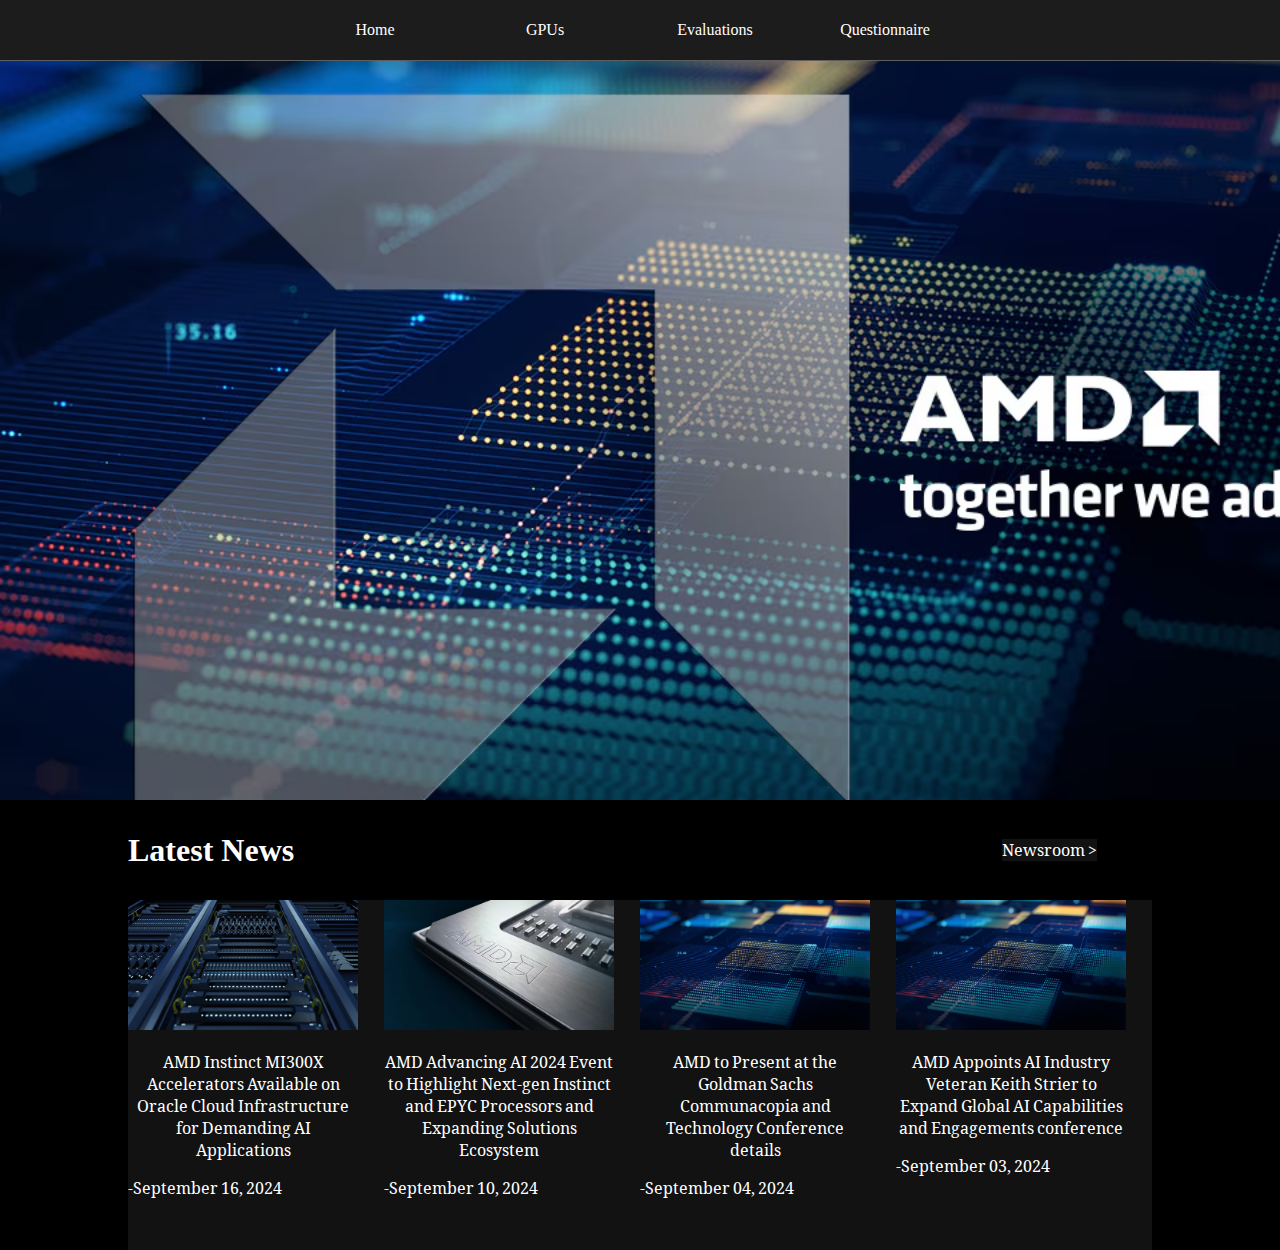
<file: index.html>
<!DOCTYPE html>
<html>
<head>
	<meta charset="utf-8">
	<meta name="viewport" content="width=device-width, initial-scale=1">
	<title>AMD Hardwares-homepage</title>
	<link rel='stylesheet' href='amd.css'>
	<link rel="preconnect" href="https://fonts.googleapis.com">
	<link rel="preconnect" href="https://fonts.gstatic.com" crossorigin>
	<link href="https://fonts.googleapis.com/css2?family=Noto+Serif+Old+Uyghur&display=swap" rel="stylesheet">
</head>


<body class='index-body'>
		<div class='navbar'>
			<a href='index.html'class='decoration'><div class='navbarbut'>Home</div></a>
			<a href='CSS testing website.html'class='decoration'><div class='navbarbut'>GPUs</div></a>
			<a href='Evaluations.html'class='decoration'><div class='navbarbut'>Evaluations</div></a>
			<a href='Questionnaire.html'class='decoration'><div class='navbarbut'>Questionnaire</div></a>
		</div>


<div class='index-empty'>
</div>


<div class='fatheruniversal'>
<div class='universal'>

	<div class='index-contentplace1'>
		<div class='index-contentplace1-headingfather'>
			<div class='index-contentplace1-heading1'>
				<h1>Latest News</h1>
			</div>
			<div class='index-contentplace1-heading2'>
				<a class='cola'href='https://www.amd.com/en/newsroom.html'>Newsroom ></a>
			</div>
		</div>

		<div class='index-contentplace1-content'>
			<a class='cola'href='https://www.amd.com/en/newsroom/press-releases/2024-9-26-amd-instinct-mi300x-accelerators-available-on-orac.html'>
				<div class='col'><img class='colimg'src='news1.avif'>
					<center><p>AMD Instinct MI300X Accelerators Available on Oracle Cloud Infrastructure for Demanding AI Applications</p></center><p>-September 16, 2024</p>
				</div>
			</a>

			<a class='cola'href='https://www.amd.com/en/newsroom/press-releases/2024-9-10-amd-advancing-ai-2024-event-to-highlight-next-gen-.html'>
				<div class='col'><img class='colimg' src='news2.avif'>
						<center><p>AMD Advancing AI 2024 Event to Highlight Next-gen Instinct and EPYC Processors and Expanding Solutions Ecosystem</p></center><p>-September 10, 2024</p>
				</div>
			</a>

			<a class='cola'href='https://www.amd.com/en/newsroom/press-releases/2024-9-4-amd-to-present-at-the-goldman-sachs-communacopia-a.html'><div class='col'><img class='colimg' src='news3.avif'><center><p>AMD to Present at the Goldman Sachs Communacopia and Technology Conference details</p></center><p>-September 04, 2024</p></div></a>

			<a class='cola'href='https://www.amd.com/en/newsroom/press-releases/2024-9-3-amd-appoints-ai-industry-veteran-keith-strier-to-e.html'><div class='col'><img class='colimg' src='news3.avif'><center><p>AMD Appoints AI Industry Veteran Keith Strier to Expand Global AI Capabilities and Engagements conference</p></center><p>-September 03, 2024</p></div></a>
		</div>
	</div>
</div>
</div>

</body>
</html>
</file>
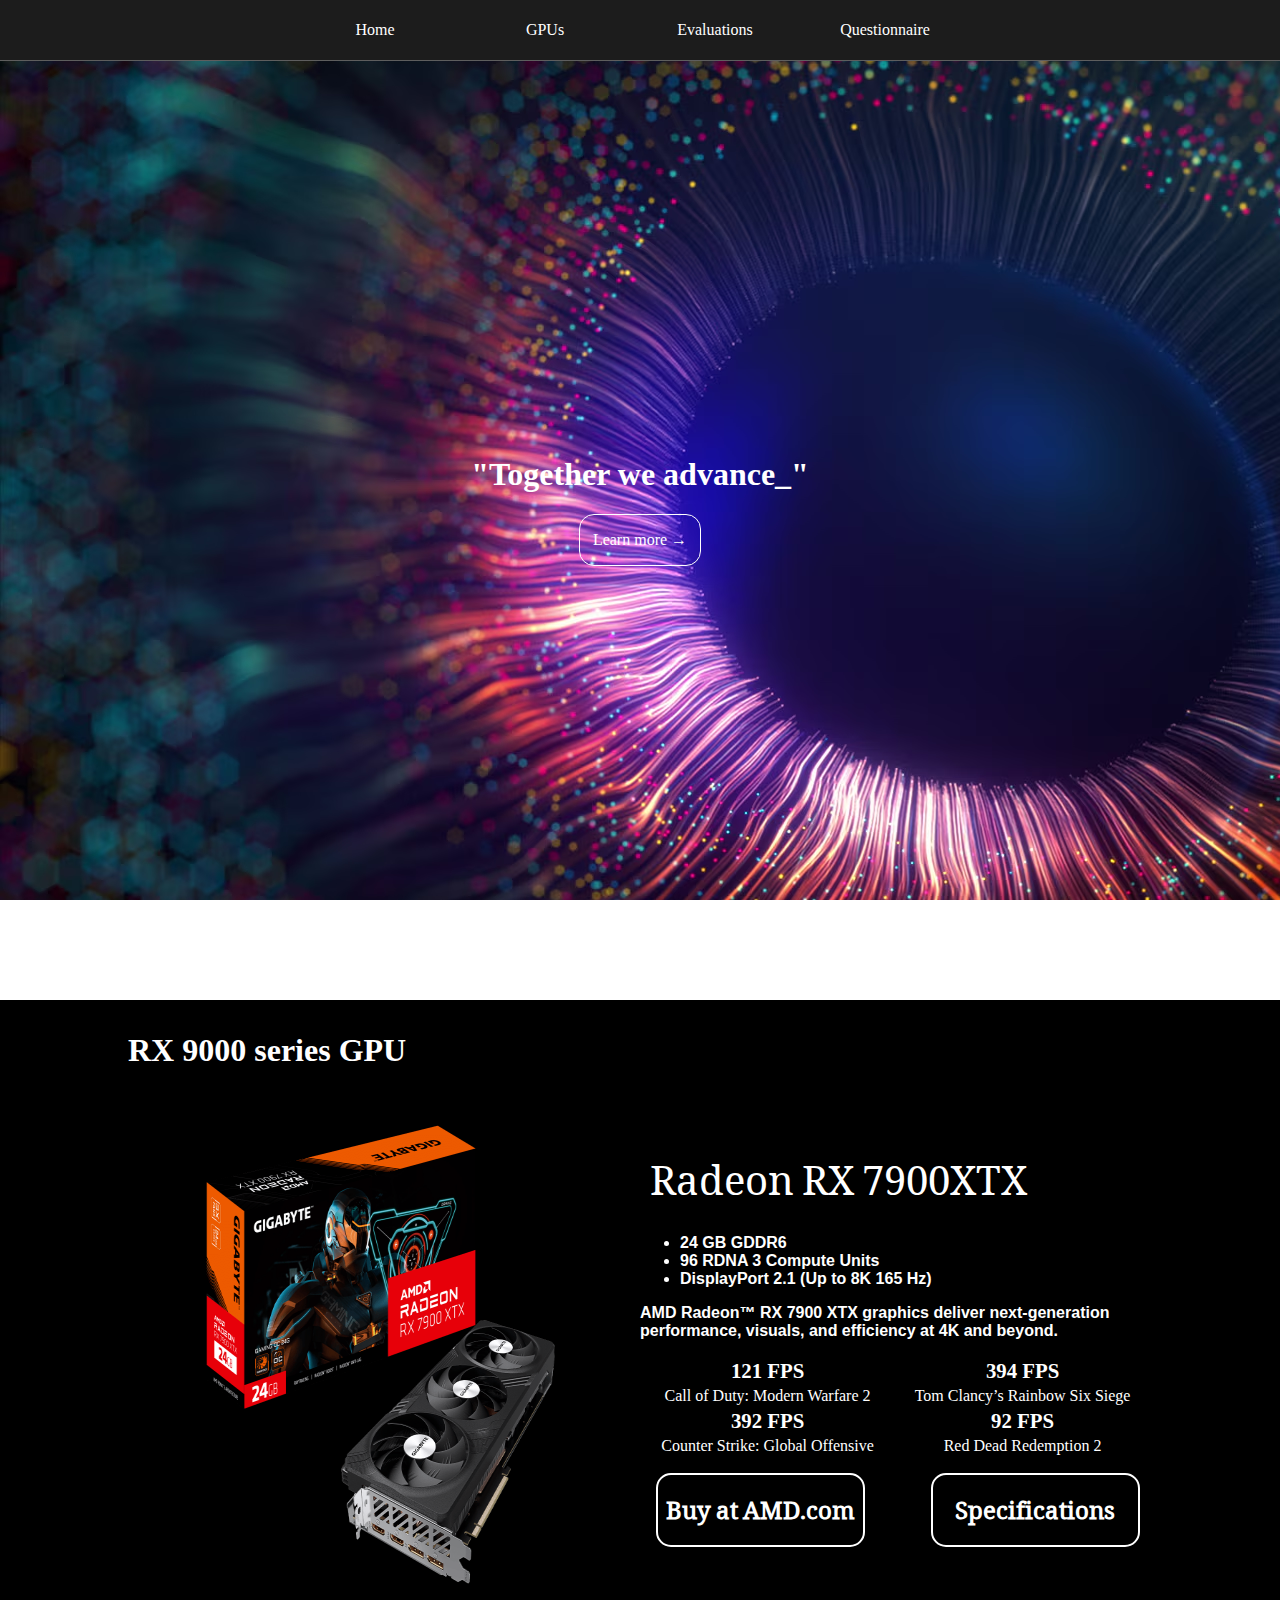
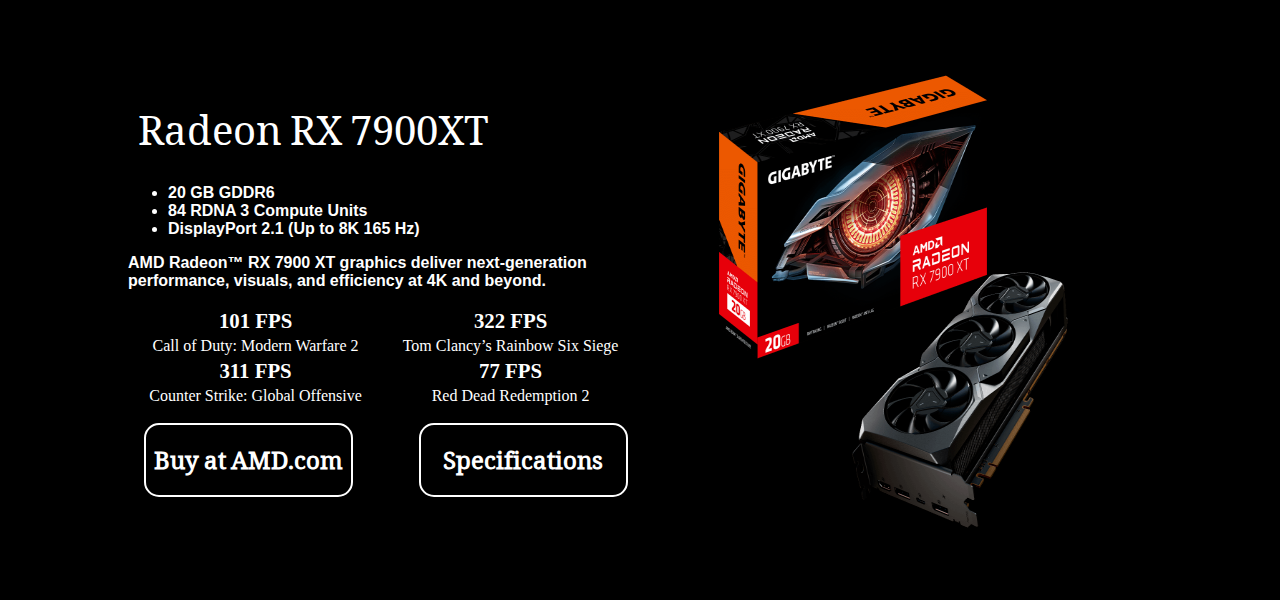
<file: CSS testing website.html>
<!DOCTYPE html>
<html>
<head>
	<meta charset="utf-8">
	<meta name="viewport" content="width=device-width, initial-scale=1">
	<title>AMD Hardwares</title>
	<link rel='stylesheet' href='amd.css'>
	<link rel="preconnect" href="https://fonts.googleapis.com">
	<link rel="preconnect" href="https://fonts.gstatic.com" crossorigin>
	<link href="https://fonts.googleapis.com/css2?family=Noto+Serif+Old+Uyghur&display=swap" rel="stylesheet">
</head>


<body>
<div class='navbar'>
	<a href='Index.html'class='decoration'><div class='navbarbut'>Home</div></a>
	<a href='CSS testing website.html'class='decoration'><div class='navbarbut'>GPUs</div></a>
	<a href='Evaluations.html'class='decoration'><div class='navbarbut'>Evaluations</div></a>
	<a href='Questionnaire.html'class='decoration'><div class='navbarbut'>Questionnaire</div></a>
</div>

<div class='innovbase'>
	<div class='gapbetween'>
		<h1>"Together we advance_"</h1>
		<center><a href='https://www.amd.com/en/corporate/amd-story.html'><div class='gapbetween-but'><div class='transparent'>Learn more →</div></div></a></center>
	</div>
</div>

<div class='fatheruniversal'>
<div class='universal'>
	<!--for the userface and navigation bar-->

	<!--for the repeating boxes-->
	<div class='index-contentplace1-headingfather'>
		<div class='index-contentplace1-heading1'>
			<h1>RX 9000 series GPU</h1>
		</div>
	</div>
	<div class='gpuboxes' id='box1'>
		<div class='gpuimg'>
			<img id='gpuimg-img'src='7900xtx.png'width='70%'height='100%'>
		</div>
		<div class='information'>
			<div class='gpuboxes-heading'>
				<p class='gpuboxes-heading-text'>Radeon RX 7900XTX</p>
			</div>
			<div class='content'>
				<div class='gpuboxes-content'>
					<ul>
						<li>24 GB GDDR6</li>
						<li>96 RDNA 3 Compute Units</li>
						<li>DisplayPort 2.1 (Up to 8K 165 Hz)</li>
					</ul>
					<p>AMD Radeon™ RX 7900 XTX graphics deliver next-generation performance, visuals, and efficiency at 4K and beyond.</p>
				</div>
			</div>
			<div class='gpuboxes-table'>
				<table class='gpuboxes-table-table'>
					<tr>
						<th class='gpuboxes-table-table-fps'>121 FPS</th>
						<th class='gpuboxes-table-table-fps'>394 FPS</th>
					</tr>
					<tr>
						<td>Call of Duty: Modern Warfare 2</td>
						<td>Tom Clancy’s Rainbow Six Siege</td>
					</tr>
					<tr>
						<th class='gpuboxes-table-table-fps'>392 FPS</th>
						<th class='gpuboxes-table-table-fps'>92 FPS</th>
					</tr>
					<tr>
						<td>Counter Strike: Global Offensive</td>
						<td>Red Dead Redemption 2</td>
					</tr>
				</table>
			</div>
			<div class='gpuboxes-buttons'>
				<div class='gpuboxes-buttons-area1'>
					<a class='gpuboxes-buttons-a'href='https://shop-ca-en.amd.com/graphics-cards/'><div class='gpuboxes-buttons-button1'>Buy at AMD.com</div></a>
				</div>
				<div class='gpuboxes-buttons-area2'>
					<a class='gpuboxes-buttons-a'href='https://www.amd.com/en/products/graphics/desktops/radeon/7000-series/amd-radeon-rx-7900xtx.html'><div class='gpuboxes-buttons-button1'>Specifications</div></a>	
				</div>
			</div>
		</div>
	</div>

	<div class='gpuboxes'>
		<div class='information'>
			<div class='gpuboxes-heading'>
				<p class='gpuboxes-heading-text'>Radeon RX 7900XT</p>
			</div>
			<div class='content'>
				<div class='gpuboxes-content'>
					<ul>
						<li>20 GB GDDR6</li>
						<li>84 RDNA 3 Compute Units</li>
						<li>DisplayPort 2.1 (Up to 8K 165 Hz)</li>
					</ul>
					<p>AMD Radeon™ RX 7900 XT graphics deliver next-generation performance, visuals, and efficiency at 4K and beyond.</p>
				</div>
			</div>
			<div class='gpuboxes-table'>
				<table class='gpuboxes-table-table'>
					<tr>
						<th class='gpuboxes-table-table-fps'>101 FPS</th>
						<th class='gpuboxes-table-table-fps'>322 FPS</th>
					</tr>
					<tr>
						<td>Call of Duty: Modern Warfare 2</td>
						<td>Tom Clancy’s Rainbow Six Siege</td>
					</tr>
					<tr>
						<th class='gpuboxes-table-table-fps'>311 FPS</th>
						<th class='gpuboxes-table-table-fps'>77 FPS</th>
					</tr>
					<tr>
						<td>Counter Strike: Global Offensive</td>
						<td>Red Dead Redemption 2</td>
					</tr>
				</table>
			</div>
			<div class='gpuboxes-buttons'>
				<div class='gpuboxes-buttons-area1'>
					<a class='gpuboxes-buttons-a'href='https://shop-ca-en.amd.com/graphics-cards/'><div class='gpuboxes-buttons-button1'>Buy at AMD.com</div></a>
				</div>
				<div class='gpuboxes-buttons-area2'>
					<a class='gpuboxes-buttons-a'href='https://www.amd.com/en/products/graphics/desktops/radeon/7000-series/amd-radeon-rx-7900xt.html'><div class='gpuboxes-buttons-button1'>Specifications</div></a>	
				</div>
			</div>
		</div>
		<div class='gpuimg'>
			<img id='gpuimg-img'src='7900xt.png'width='70%'height='100%'>
		</div>
	</div>

</div>
</div>

</body>
</html>
</file>
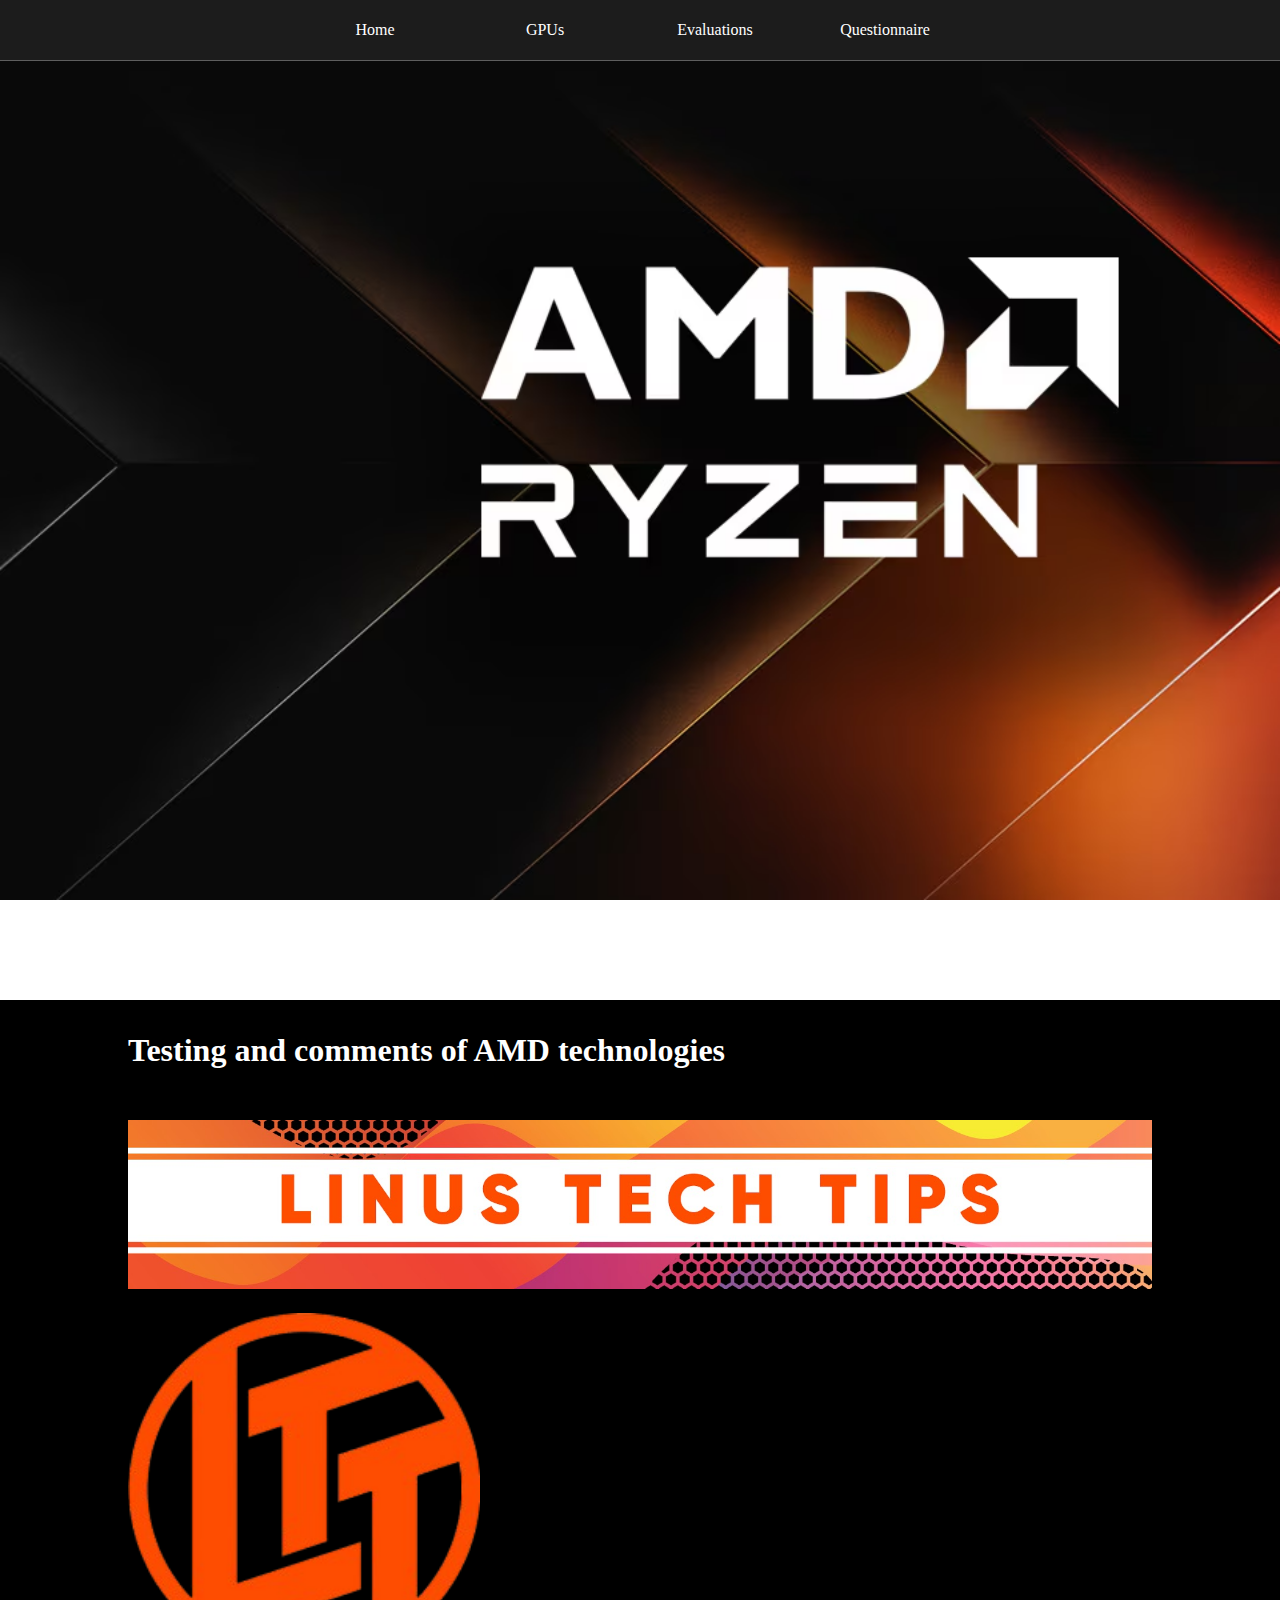
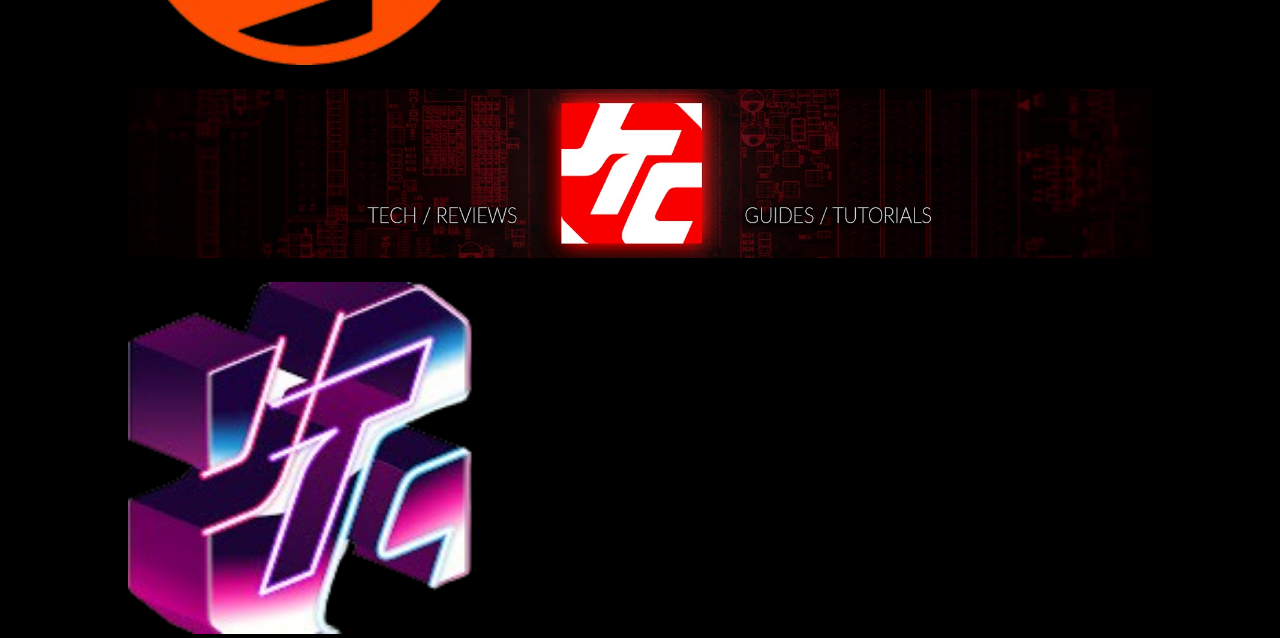
<file: Evaluations.html>
<!DOCTYPE html>
<html>
<head>
	<meta charset="utf-8">
	<meta name="viewport" content="width=device-width, initial-scale=1">
	<title>AMD Hardwares-evaluations</title>
	<link rel='stylesheet' href='amd.css'>
</head>
<body id='evalbody'>
		<div class='navbar'>
			<a href='index.html'class='decoration'><div class='navbarbut'>Home</div></a>
			<a href='CSS testing website.html'class='decoration'><div class='navbarbut'>GPUs</div></a>
			<a href='Evaluations.html'class='decoration'><div class='navbarbut'>Evaluations</div></a>
			<a href='Questionnaire.html'class='decoration'><div class='navbarbut'>Questionnaire</div></a>
		</div>

<div class='innovbase'>
</div>

<div class='fatheruniversal'>
<div class='universal'>
	<div class='formhead'><h1>Testing and comments of AMD technologies</h1></div>
	
	<div class='evaluation-youtuber'>
		<div class='evaluation-youtuber-profile'>
			<img src='lttb.jpg'width='100%'height='100%'>
		</div>
		<div class='evaluation-contentplace1'>
			<div class='evaluation-contentplace1-image'>
				<img src='ltt-removebg-preview.png'width='352px' height='352px'>
			</div>
			<div class='evaluation-contentplace1-scrollmenu'>
				<iframe src="https://www.youtube.com/embed/DWYFfzHFtM8" title="Stop, Intel’s Already Dead! - AMD Ryzen 9600X &amp; 9700X Review" frameborder="0" allow="accelerometer; autoplay; clipboard-write; encrypted-media; gyroscope; picture-in-picture; web-share" referrerpolicy="strict-origin-when-cross-origin" allowfullscreen></iframe>
				<iframe src="https://www.youtube.com/embed/53kr_dvof1w" title="I Wore a Hollywood Disguise to Buy a PC - Scrapyard Wars 2024 Part 1" frameborder="0" allow="accelerometer; autoplay; clipboard-write; encrypted-media; gyroscope; picture-in-picture; web-share" referrerpolicy="strict-origin-when-cross-origin" allowfullscreen></iframe>				
				<iframe src="https://www.youtube.com/embed/sUVKYx5RTrs" title="Going Under Cover to buy PCs - Scrapyard Wars 2024 COMPLETE - LTT Marathon" frameborder="0" allow="accelerometer; autoplay; clipboard-write; encrypted-media; gyroscope; picture-in-picture; web-share" referrerpolicy="strict-origin-when-cross-origin" allowfullscreen></iframe>
			</div>
		</div>
	</div>
	<div class='evaluation-youtuber'>
		<div class='evaluation-youtuber-profile'>
			<img src='jayz.jpg'width='100%'height='100%'>
		</div>
		<div class='evaluation-contentplace1'>
			<div class='evaluation-contentplace1-image'>
				<img src='jayzp-removebg-preview.png'width='352px' height='352px'>
			</div>
			<div class='evaluation-contentplace1-scrollmenu'>
				<iframe src="https://www.youtube.com/embed/RzoO1zuzivM" title="9700X PBO Performance Gained and Efficiency Hit - is PBO worth it?" frameborder="0" allow="accelerometer; autoplay; clipboard-write; encrypted-media; gyroscope; picture-in-picture; web-share" referrerpolicy="strict-origin-when-cross-origin" allowfullscreen></iframe>
				<iframe src="https://www.youtube.com/embed/e7NiW9tktCw" title="AMD&#39;s RX 7900 is ACTUALLY a great deal!" frameborder="0" allow="accelerometer; autoplay; clipboard-write; encrypted-media; gyroscope; picture-in-picture; web-share" referrerpolicy="strict-origin-when-cross-origin" allowfullscreen></iframe>		
				<iframe src="https://www.youtube.com/embed/Aa_AAwtnaCQ" title="AMD&#39;s new 7600XT Details! - Is this the new budget KING?!" frameborder="0" allow="accelerometer; autoplay; clipboard-write; encrypted-media; gyroscope; picture-in-picture; web-share" referrerpolicy="strict-origin-when-cross-origin" allowfullscreen></iframe>
			</div>
		</div>
	</div>	

</div>
</div>

</body>
</html>
</file>
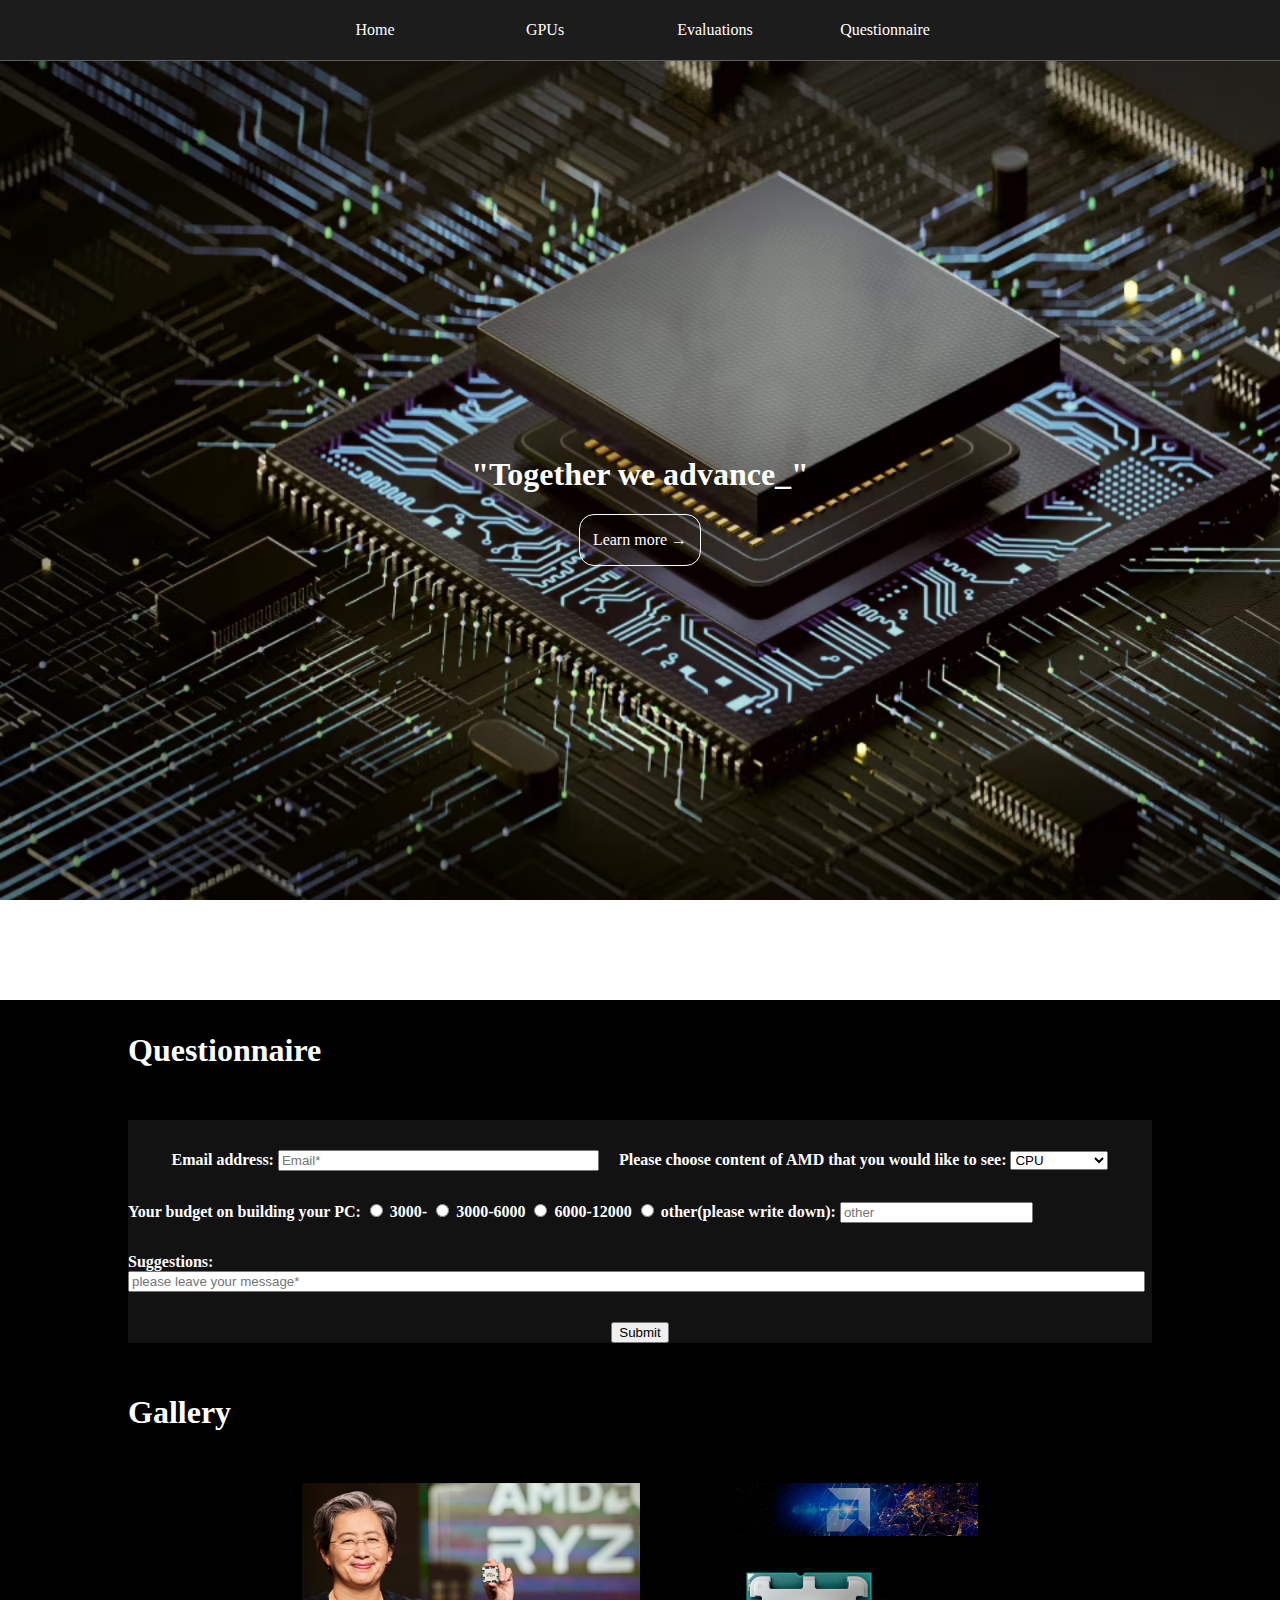
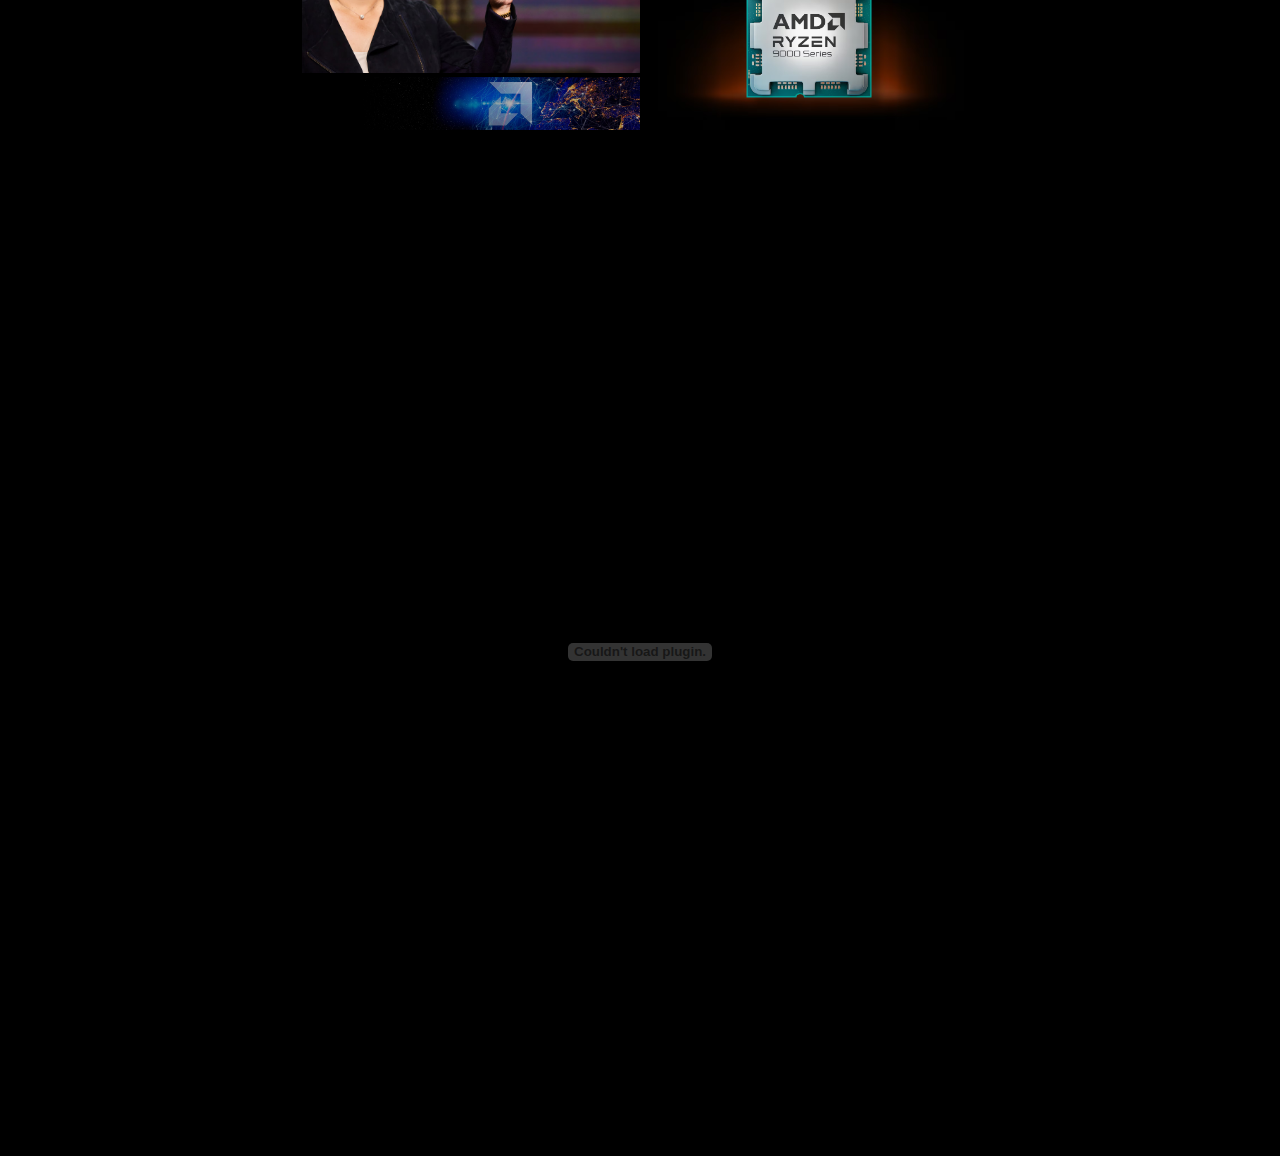
<file: Questionnaire.html>
<!DOCTYPE html>
<html>
<head>
	<meta charset="utf-8">
	<meta name="viewport" content="width=device-width, initial-scale=1">
	<title>AMD Hardwares-Questionnaire</title>
	<link rel='stylesheet' href='amd.css'>
	<link rel="preconnect" href="https://fonts.googleapis.com">
	<link rel="preconnect" href="https://fonts.gstatic.com" crossorigin>
	<link href="https://fonts.googleapis.com/css2?family=Noto+Serif+Old+Uyghur&display=swap" rel="stylesheet">	
</head>


<body id='quesbody'>
		<div class='navbar'>
			<a href='index.html'class='decoration'><div class='navbarbut'>Home</div></a>
			<a href='CSS testing website.html'class='decoration'><div class='navbarbut'>GPUs</div></a>
			<a href='Evaluations.html'class='decoration'><div class='navbarbut'>Evaluations</div></a>
			<a href='Questionnaire.html'class='decoration'><div class='navbarbut'>Questionnaire</div></a>
		</div>

<div class='innovbase'>
	<div class='gapbetween'>
		<h1>"Together we advance_"</h1>
		<center><a href='https://www.amd.com/en/corporate/amd-story.html'><div class='gapbetween-but'><div class='transparent'>Learn more →</div></div></a></center>
	</div>
</div>

<div class='fatheruniversal'>
<div class='universal'>
	<div class='formhead'><h1>Questionnaire</h1></div>
	<div class='form'>
		<form>
			<div class='forminput1-2'>
				<div class='forminput1'>
					<label for='email'>Email address:</label>
					<input type='email' name='email'placeholder='Email*' size='37'>
				</div>

				<div class='forminput2'>
					<label for='preference'>Please choose content of AMD that you would like to see:</label>
						<select>
							<option name='preference' value='cpu'>CPU</option>
							<option name='preference' value='motherboard'>Motherboard</option>
							<option name='preference' value='gpu'>More GPUs</option>
							<option name='preference' value='news'>News</option>
						</select>
				</div>
			</div>
			<div class='formmargin' class='forminput4'>
				<label for='budget'>Your budget on building your PC:</label>
					<input type='radio' name='budget' value='enough'>
						<label for='budget'>3000-</label>
					<input type='radio' name='budget' value='good'>
						<label for='budget'>3000-6000</label>
					<input type='radio' name='budget' value='super'>
						<label for='budget'>6000-12000</label>
					<input type='radio' name='budget' value='other'>
						<label for='radio'>other(please write down):</label>
					<input type='text' name='fname'size='21' placeholder='other'>
			</div>
			<div class='formmargin'>
				<label for='suggestion'>Suggestions:</label>
				<input type='text' name='suggestion' size='124' placeholder="please leave your message*">
			</div>
			<div class='formmargin'>
				<center><input type='submit'name='submit'></center>
			</div>
		</form>
	</div>
	<div class='gallery'>
		<div class='index-contentplace1-heading1'><h1>Gallery</h1></div>
			<div class='gallery-imagesfather'>
				<div class='gallery-images'>
					<div class='gallery-images-images'><img  width='100%' height="100%" src='lisa1.avif'></div>
					<div class='gallery-images-images'><img  width='100%' height="100%" src='da.avif'></div>
				</div>
				<div class='gallery-images'>
					<div class='gallery-images-images'><img  width='100%' height="100%" src='da.avif'></div>
					<div class='gallery-images-images'><img  width='100%' height="100%" src='9kcpu.avif'></div>
				</div>	
			</div>
		</div>
		<br>
	<center><object data='CS paper Yuze-Data compression.pdf' width='100%' height='1000'></object></center>
	</div>

</div>
</div>

</body>
</html>
</file>
<file: amd.css>
/*For general content placement and navifation bar*/


		.fatheruniversal{
			width: 100%;
			display:flex;
			justify-content:center;
			background-color: black;
		}
		.universal{
			width:80%;
		}
		html,body{
			margin:0;
			background-image: url(indexback.avif);
			background-attachment:fixed;
			color:white;
		}
		a{
			text-decoration: none;
			color:white;
		}
		.navbar{
				position: fixed;
				width:100%;
				display:flex;
				justify-content: center;
				background-color:#1c1c1c;
				border-bottom: 1px solid #5e5e5e;	
		}
		.navbarbut{
			color:white;
			height:60px;
			width:150px;
			display:flex;
			justify-content: center;
			text-align: center;
			flex-direction:column;
		}
		.navbarbut:hover{
			background-color: white;
			color:black;
		}
		.decoration{
			margin-right:20px;
			text-decoration:none;
			color:white;
		}



		/*for Homepage-RX 9000 series GPU boxes*/



		#box1{
			margin-top:0px;

		}
		.gpuboxes{
			width:100%;
			height:500px;
			margin-top:50px;
			margin-bottom:50px;
			display:flex;
			flex-direction: row;
		}
		.gpuimg{
			width:50%;
			height:100%;
			display:flex;
			justify-content: center;
			align-items:center;
		}
		#gpuimg-img{
			border-radius:15px;
		}




		/*for Homepage-RX 9000 series GPU boxes-content placement*/



		.information{
			display:flex;
			flex-direction: column;
			justify-content: center;
			width:50%;
			height:100%;
		}
		.gpuboxes-heading{
			width:100%;
		}
		.gpuboxes-heading-text{
			margin:10px;
			font-size:40px;
			font-family: "Noto Serif Old Uyghur", serif;
  			font-weight: 400;
  			font-style: normal;
		}
		.gpuboxes-content{
			 font-family:sans-serif;
			 font-weight:600

		}
		.gpuboxes-table{
			width:100%;
		}
		.gpuboxes-table-table{
			width:100%;
			font-weight:200;
			text-align:center;
		}
		.gpuboxes-table-table-fps{
			font-size:130%;
		}
		.gpuboxes-buttons{
			display:flex;
			align-items: center;
			justify-content: center;
			height:100px;
			width:100%;

		}
		.gpuboxes-buttons-area1{
			width:40%;
			height:70%;
			margin-right:70px;
		}
		.gpuboxes-buttons-area2{
			width:40%;
			height:70%;
		}
		.gpuboxes-buttons-button1{
			display:flex;
			align-items: center;
			justify-content: center;
			width:100%;
			height:100%;
			border:2px solid white;
			border-radius:15px;
		}
		.gpuboxes-buttons-button1:hover{
			background-color: #fff2c4;
			color:black;

		}
		.gpuboxes-buttons-a{
			font-size:1.5em;
			font-weight:600;
			font-family:"Noto Serif Old Uyghur", serif;
			color:white;
		}



		/*for top page of the Homepage & Questionnarie(background&text)*/



		.innovbase{
			width:100%;
			height:1000px;
			display: flex;
			justify-content: center;
			align-items: center;
		}
		.gapbetween-but{
			border:1px solid white;
			width:120px;
			height:50px;
			font-weight:540;
			display:flex;
			justify-content: center;
			align-items: center;
			border-radius:15px;
		}
		.gapbetween-but:hover{
			background-color: white;
			color:black;
		}



		/*for the index page*/



		.index-body{
			background-image:url("twa.avif");
			background-size:cover;
		}
		.index-empty{
			width:100%;
			height:800px;
		}
		.index-contentplace1{
			width:100%;
			background-color:black;
		}
		.index-contentplace1-headingfather{
			display:flex;
			flex-direction: row;
			height:100px;
		}
		.index-contentplace1-heading1{
			display: flex;
			align-items: center;
			width:80%;
		}
		.index-contentplace1-content{
			display:flex;
			justify-content: center;
		}
		.index-contentplace1-heading2{
			width:20%;
			display:flex;
			justify-content: center;
			align-items: center;

		}
		.col{
			width:90%;
			height:350px;
			margin-right:50px;
		}
		.colimg{
			width:100%;
		}
		.cola{
			font-weight:500;
			font-family:"Noto Serif Old Uyghur", serif;
			background-color:#121212;

		}
		.cola:hover{
			text-decoration:underline;
		}



		/*for the questionnaire page*/



		#quesbody{
			background-image:url(backgroundq.avif);
			background-attachment: fixed;
			background-size:cover;
		}
		.fatheruniversalq{
			margin:0;
			padding:0;
			width: 100%;
			display:flex;
			justify-content:center;
		}
		.formhead{
			display: flex;
			align-items: center;
			height:100px;


		}
		.forminput1-2{
			display: flex;
			justify-content: center;
			align-items: center;
			margin-top:30px;
			font-weight:550;	

		}
		.forminput1{
			margin-right:20px;
		}
		.forminput4{
			font-weight: 550;
		}
		.form{
			margin-top:20px;
			background-color:#121212;
			display: flex;
			align-items: center;
			justify-content: center;
		}
		.formmargin{
			margin-top:30px;
			font-weight:550;			
		}
		.gallery-images{
			width:33%;
		}
		.gallery{
			margin-top:30px;
		}
		.gallery-imagesfather{
			margin-top:30px;
			display: flex;
			flex-direction: row;
			justify-content: center;
			align-items: center;
		}



		/*For evaluation page*/



		#evalbody{
			background-image:url(backgrounde.avif);
			background-attachment: fixed;
			background-size:cover;
		}
		.evaluation-contentplace1{
			margin-top:20px;
			width:100%;
			background-color:black;
			display:flex;
			justify-content: center;
		}
		.evaluation-youtuber{
			margin-top:20px;
		}
		.evaluation-contentplace1-scrollmenu{
			width:70%;
			height:352px;
			overflow:auto;
			white-space:nowrap;
		}
		.evaluation-contentplace1-scrollmenu iframe{
			margin-right:30px;
			display:inline-block;
			height:352px;
			width:600px;
		}
		.evaluation-youtuber-profile{
			width:100%;
		}
		.evaluation-contentplace1-image{
			margin-right:20px;
		}
</file>
